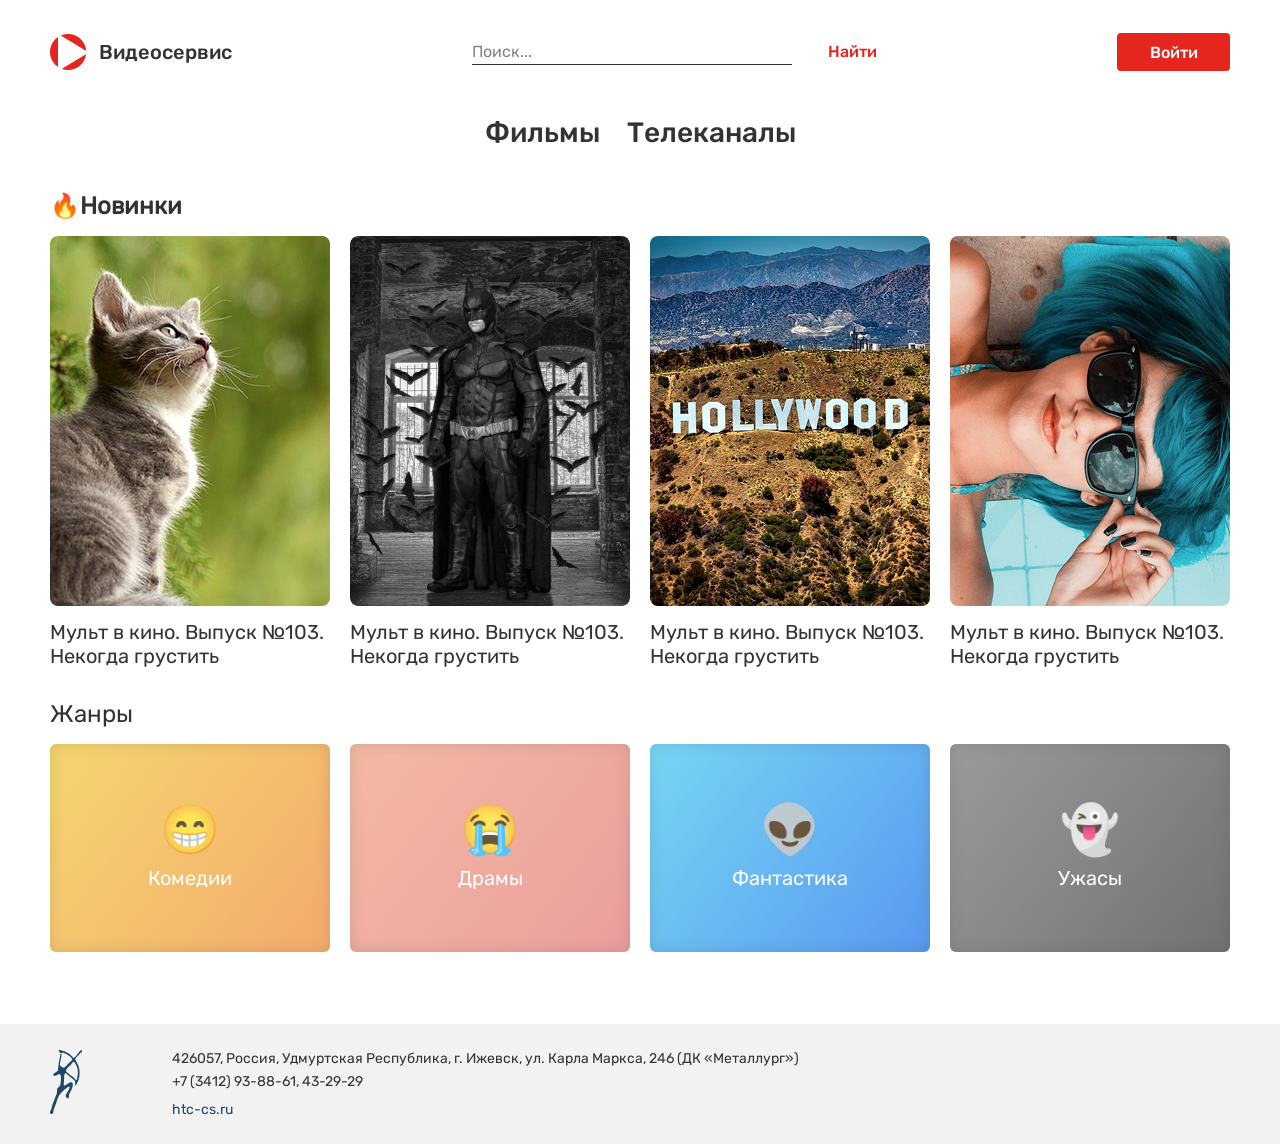
<file: index.html>
<!DOCTYPE html>
<html lang="ru">
<head>
    <meta charset="UTF-8">
    <meta name="viewport" content="width=device-width, initial-scale=1.0">
    <title>daniil</title>
    <link rel="stylesheet" href="CSS/style.css">
</head>
<body>
    <div class="container">
        <header class="header">
            <div class="header__logo">
                <img src="img/sign.png" alt="logo">
                <p class="header__logo-txt">Видеосервис</p>
            </div>
            <form action="index.html" method="GET">
                <input class="header__search-txt" type="text" name="search" placeholder="Поиск...">
                <input class="header__search-btn" type="submit" value="Найти">
            </form>
            <form action="vxod.html" method="GET">
                <a href="vxod.html" class="btn-auth">Войти</a>
            </form>
        </header>
    <main>
        <nav class="nav"> 
            <a class="nav__a" href="index.html">Фильмы</a>
            <a class="nav__a" href="TVindex.html">Телеканалы</a>
        </nav>
        <div class="new">
            <h1 class="new__caption">&#128293;Новинки</h1>
            <div class="movies">
                <div class="moveis__item">
                <img class="moveis__item-img" src="img/кот.png" alt="mult about cat">
                <p class="moveis__item-p"> Мульт в кино. Выпуск №103. Некогда грустить </p>
                <p class="new-item__desc">Фильм посоветует</p>
                </div>
                <div class="moveis__item">
                <img class="moveis__item-img" src="img/бетмен.png" alt="mult about cat">
                <p class="moveis__item-p"> Мульт в кино. Выпуск №103. Некогда грустить </p>
                <p class="new-item__desc">Фильм посоветует</p>
                </div>
                <div class="moveis__item">
                <img class="moveis__item-img" src="img/image(3).png" alt="mult about cat">
                <p class="moveis__item-p"> Мульт в кино. Выпуск №103. Некогда грустить </p>
                <p class="new-item__desc">Фильм посоветует</p>
                </div>
                <div class="moveis__item">
                <img class="moveis__item-img" src="img/женщина.png" alt="mult about cat">
                <p class="moveis__item-p"> Мульт в кино. Выпуск №103. Некогда грустить </p>
                <p class="new-item__desc">Фильм посоветует</p>
                </div>
            </div>
        </div>
        <div class="genres">
            <p class="new__caption">Жанры</p>
            <div class="genres-gallary">
                <div class="genres-gallary__item comedy">
                    <p class="genres-gallary__item-emj">&#128513;</p>
                    <p class="genres-gallary__item-p">Комедии</p>
                </div>
                <div class="genres-gallary__item drama">
                    <p class="genres-gallary__item-emj">&#128557;</p>
                    <p class="genres-gallary__item-p">Драмы</p>
                </div>
                <div class="genres-gallary__item sci-fi">
                    <p class="genres-gallary__item-emj">&#128125;</p>
                    <p class="genres-gallary__item-p">Фантастика</p>
                </div>
                <div class="genres-gallary__item horror">
                    <p class="genres-gallary__item-emj">&#128123;</p>
                    <p class="genres-gallary__item-p">Ужасы</p>
                </div>
            </div>
        </div>
    </main>
    </div>
    <footer class="footer">
        <div class="footer__conteiner container">
            <div class="footer__logo">
                <img src="img/htc-cs-logo-1.png" alt="logo">
            </div>
            <div class="footer__info">
                <p class="footer__info-p">426057, Россия, Удмуртская Республика, г. Ижевск, ул. Карла Маркса, 246 (ДК «Металлург»)</p>
                <p class="footer__info-p">+7 (3412) 93-88-61, 43-29-29</p>
                <a class="footer__info-a" href="https://htc-cs.ru">htc-cs.ru</a>
            </div>
        </div>
    </footer>
</body>
</html>
</file>
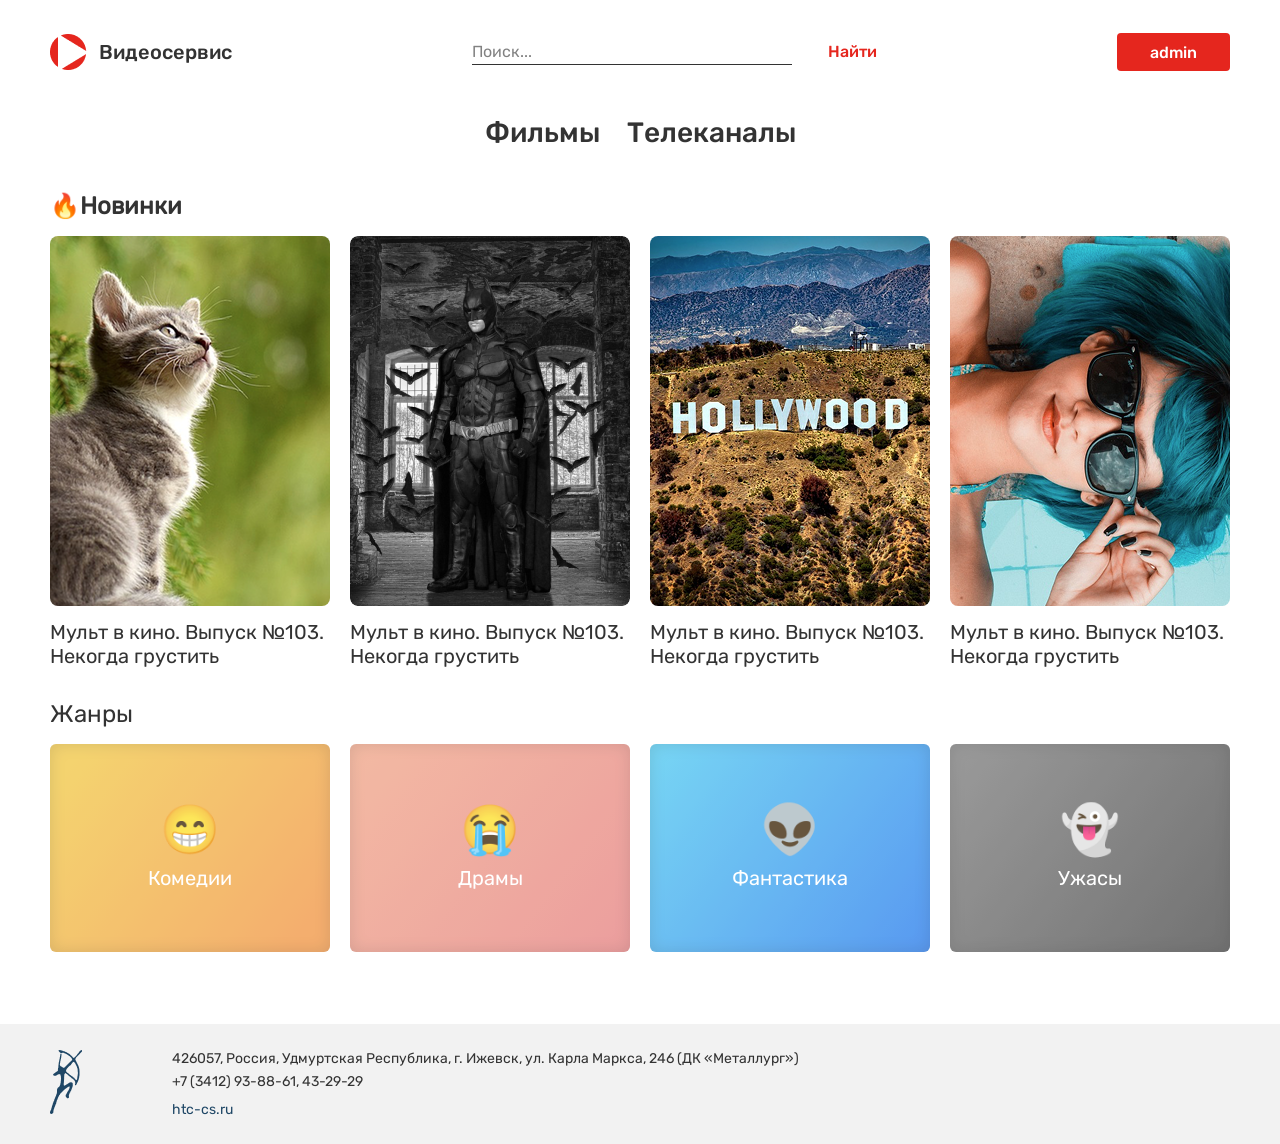
<file: index2.html>
<!DOCTYPE html>
<html lang="ru">
<head>
    <meta charset="UTF-8">
    <meta name="viewport" content="width=device-width, initial-scale=1.0">
    <title>daniil</title>
    <link rel="stylesheet" href="CSS/style.css">
</head>
<body>
    <div class="container">
        <header class="header">
            <div class="header__logo">
                <img src="img/sign.png" alt="logo">
                <p class="header__logo-txt">Видеосервис</p>
            </div>
            <form action="index2.html" method="GET">
                <input class="header__search-txt" type="text" name="search" placeholder="Поиск...">
                <input class="header__search-btn" type="submit" value="Найти">
            </form>
            <form action="index.html" method="GET">
                <a href="index.html" class="btn-auth">admin</a>
            </form>
        </header>
    <main>
        <nav class="nav"> 
            <a class="nav__a" href="index2.html">Фильмы</a>
            <a class="nav__a" href="TVindex2.html">Телеканалы</a>
        </nav>
        <div class="new">
            <h1 class="new__caption">&#128293;Новинки</h1>
            <div class="movies">
                <div class="moveis__item">
                <img class="moveis__item-img" src="img/кот.png" alt="mult about cat">
                <p class="moveis__item-p"> Мульт в кино. Выпуск №103. Некогда грустить </p>
                <p class="new-item__desc">Фильм посоветует</p>
                </div>
                <div class="moveis__item">
                <img class="moveis__item-img" src="img/бетмен.png" alt="mult about cat">
                <p class="moveis__item-p"> Мульт в кино. Выпуск №103. Некогда грустить </p>
                <p class="new-item__desc">Фильм посоветует</p>
                </div>
                <div class="moveis__item">
                <img class="moveis__item-img" src="img/image(3).png" alt="mult about cat">
                <p class="moveis__item-p"> Мульт в кино. Выпуск №103. Некогда грустить </p>
                <p class="new-item__desc">Фильм посоветует</p>
                </div>
                <div class="moveis__item">
                <img class="moveis__item-img" src="img/женщина.png" alt="mult about cat">
                <p class="moveis__item-p"> Мульт в кино. Выпуск №103. Некогда грустить </p>
                <p class="new-item__desc">Фильм посоветует</p>
                </div>
            </div>
        </div>
        <div class="genres">
            <p class="new__caption">Жанры</p>
            <div class="genres-gallary">
                <div class="genres-gallary__item comedy">
                    <p class="genres-gallary__item-emj">&#128513;</p>
                    <p class="genres-gallary__item-p">Комедии</p>
                </div>
                <div class="genres-gallary__item drama">
                    <p class="genres-gallary__item-emj">&#128557;</p>
                    <p class="genres-gallary__item-p">Драмы</p>
                </div>
                <div class="genres-gallary__item sci-fi">
                    <p class="genres-gallary__item-emj">&#128125;</p>
                    <p class="genres-gallary__item-p">Фантастика</p>
                </div>
                <div class="genres-gallary__item horror">
                    <p class="genres-gallary__item-emj">&#128123;</p>
                    <p class="genres-gallary__item-p">Ужасы</p>
                </div>
            </div>
        </div>
    </main>
    </div>
    <footer class="footer">
        <div class="footer__conteiner container">
            <div class="footer__logo">
                <img src="img/htc-cs-logo-1.png" alt="logo">
            </div>
            <div class="footer__info">
                <p class="footer__info-p">426057, Россия, Удмуртская Республика, г. Ижевск, ул. Карла Маркса, 246 (ДК «Металлург»)</p>
                <p class="footer__info-p">+7 (3412) 93-88-61, 43-29-29</p>
                <a class="footer__info-a" href="https://htc-cs.ru">htc-cs.ru</a>
            </div>
        </div>
    </footer>
</body>
</html>
</file>
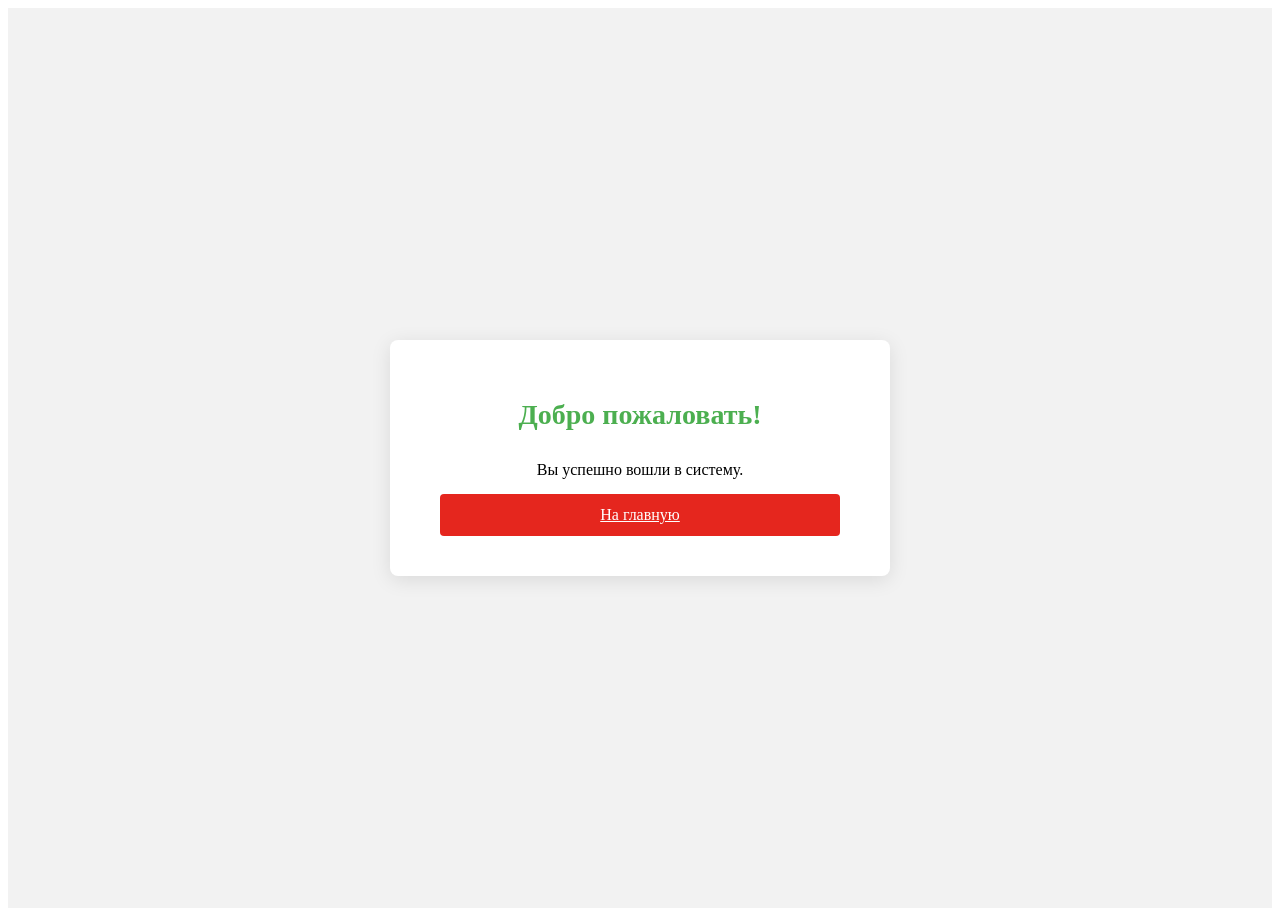
<file: log.html>
<!DOCTYPE html>
<html lang="ru">
<head>
    <meta charset="UTF-8">
    <meta name="viewport" content="width=device-width, initial-scale=1.0">
    <link rel="stylesheet" href="CSS/vxod.css">
    <title>Личный кабинет</title>
</head>
<body>
    <div class="page">
        <div class="box">
            <h1 class="title success">Добро пожаловать!</h1>
            <p class="text">
                Вы успешно вошли в систему.
            </p>
            <a href="index2.html" class="btn">На главную</a>
        </div>
    </div>
</body>
</html>
</file>
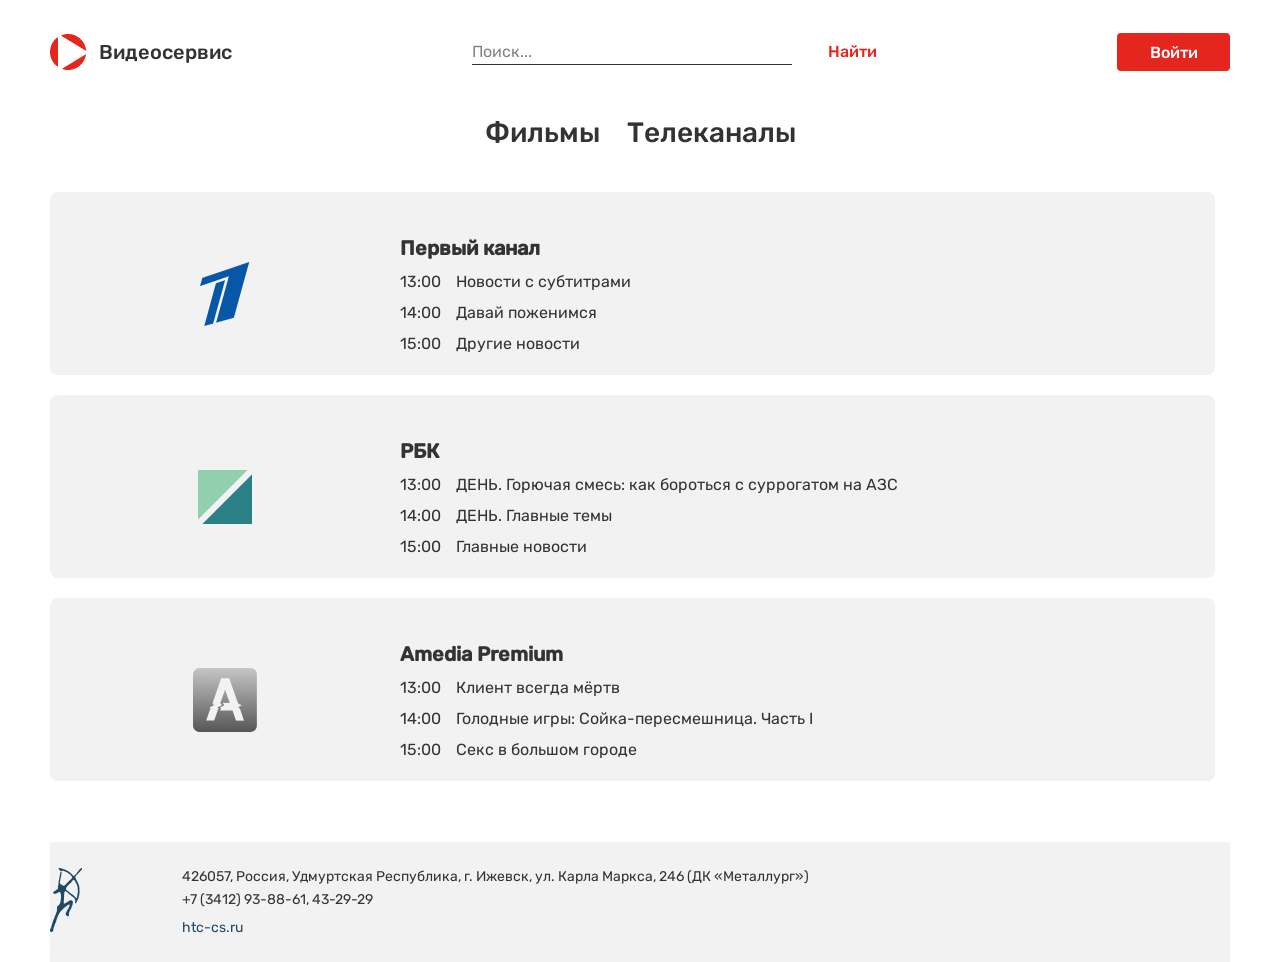
<file: TVindex.html>
<!DOCTYPE html>
<html lang="ru">
<head>
    <meta charset="UTF-8">
    <meta name="viewport" content="width=device-width, initial-scale=1.0">
    <link rel="stylesheet" href="CSS/TVstyle.css">
    <title>Телеканалы</title>
</head>
<body>
    <div class="container">
        <header class="header">
            <div class="header__logo">
                <img src="img/sign.png" alt="logo">
                <p class="header__logo-txt">Видеосервис</p>
            </div>
            <form action="TVindex.html" method="GET">
                <input class="header__search-txt" type="text" name="search" placeholder="Поиск...">
                <input class="header__search-btn" type="submit" value="Найти">
            </form>
            <form action="vxod.html" method="GET">
                <a href="vxod.html" class="btn-auth">Войти</a>
            </form>
        </header>

        <nav class="nav"> 
            <a class="nav__a" href="index.html">Фильмы</a>
            <a class="nav__a" href="TVindex.html">Телеканалы</a>
        </nav>

        <main class="shed">
            <div class="scroll">
                
                <div class="TV-cannel">
                    <div class="first">
                        <div class="TV-cannel__logo">   
                            <img src="img/1st.png" alt="1st">
                        </div>
                        <div class="channel__info">
                            <h1 class="info">Первый канал</h1>
                            <div class="info__text">
                                <p class="TV-cannel__txt">13:00</p>
                                <p class="TV-cannel__txt">Новости с субтитрами</p>
                            </div>
                            <div class="info__text">
                                <p>14:00</p>
                                <p>Давай поженимся</p>
                            </div>
                            <div class="info__text">
                                <p>15:00</p>
                                <p>Другие новости</p>
                            </div>
                        </div>
                    </div>
                </div>

                <div class="TV-cannel">
                    <div class="first">
                        <div class="TV-cannel__logo">   
                            <img src="img/rbc.png" alt="rbc">
                        </div>
                        <div class="channel__info">
                            <h2 class="info">РБК</h2>
                            <div class="info__text">
                                <p class="TV-cannel__txt">13:00</p>
                                <p class="TV-cannel__txt">ДЕНЬ. Горючая смесь: как бороться с суррогатом на АЗС</p>
                            </div>
                            <div class="info__text">
                                <p>14:00</p>
                                <p>ДЕНЬ. Главные темы</p>
                            </div>
                            <div class="info__text">
                                <p>15:00</p>
                                <p>Главные новости</p>
                            </div>
                        </div>
                    </div>
                </div>

                <div class="TV-cannel">
                    <div class="first">
                        <div class="TV-cannel__logo">   
                            <img src="img/amedia.png" alt="amedia">
                        </div>
                        <div class="channel__info">
                            <h2 class="info">Amedia Premium</h2>
                            <div class="info__text">
                                <p class="TV-cannel__txt">13:00</p>
                                <p class="TV-cannel__txt">Клиент всегда мёртв</p>
                            </div>
                            <div class="info__text">
                                <p>14:00</p>
                                <p>Голодные игры: Сойка-пересмешница. Часть I</p>
                            </div><div class="info__text">
                                <p>15:00</p>
                                <p>Секс в большом городе</p>
                            </div>
                        </div>
                    </div>
                </div>

                <div class="TV-cannel">
                    <div class="first">
                        <div class="TV-cannel__logo">   
                            <img src="img/2x2.png" alt="2x2">
                        </div>
                        <div class="channel__info">
                            <h2 class="info">2x2</h2>
                            <div class="info__text">
                                <p class="TV-cannel__txt">13:00</p>
                                <p class="TV-cannel__txt">МУЛЬТ ТВ. Сезон 4, 7 серия</p>
                            </div>
                            <div class="info__text">
                                <p>14:00</p>
                                <p>ПОДОЗРИТЕЛЬНАЯ СОВА. Сезон 7, 7 серия</p>
                            </div>
                            <div class="info__text">
                                <p>15:00</p>
                                <p>БУРДАШЕВ. Сезон 1, 20 серия</p>
                            </div>
                        </div>
                    </div>
                </div>
            </div>
        </main>

        <footer class="footer">
            <div class="footer__conteiner container">
                <div class="footer__logo">
                    <img src="img/htc-cs-logo-1.png" alt="logo">
                </div>
                <div class="footer__info">
                    <p class="footer__info-p">426057, Россия, Удмуртская Республика, г. Ижевск, ул. Карла Маркса, 246 (ДК «Металлург»)</p>
                    <p class="footer__info-p">+7 (3412) 93-88-61, 43-29-29</p>
                    <a class="footer__info-a" href="https://htc-cs.ru">htc-cs.ru</a>
                </div>
            </div>
        </footer>
    </div>
</body>
</html>
</file>
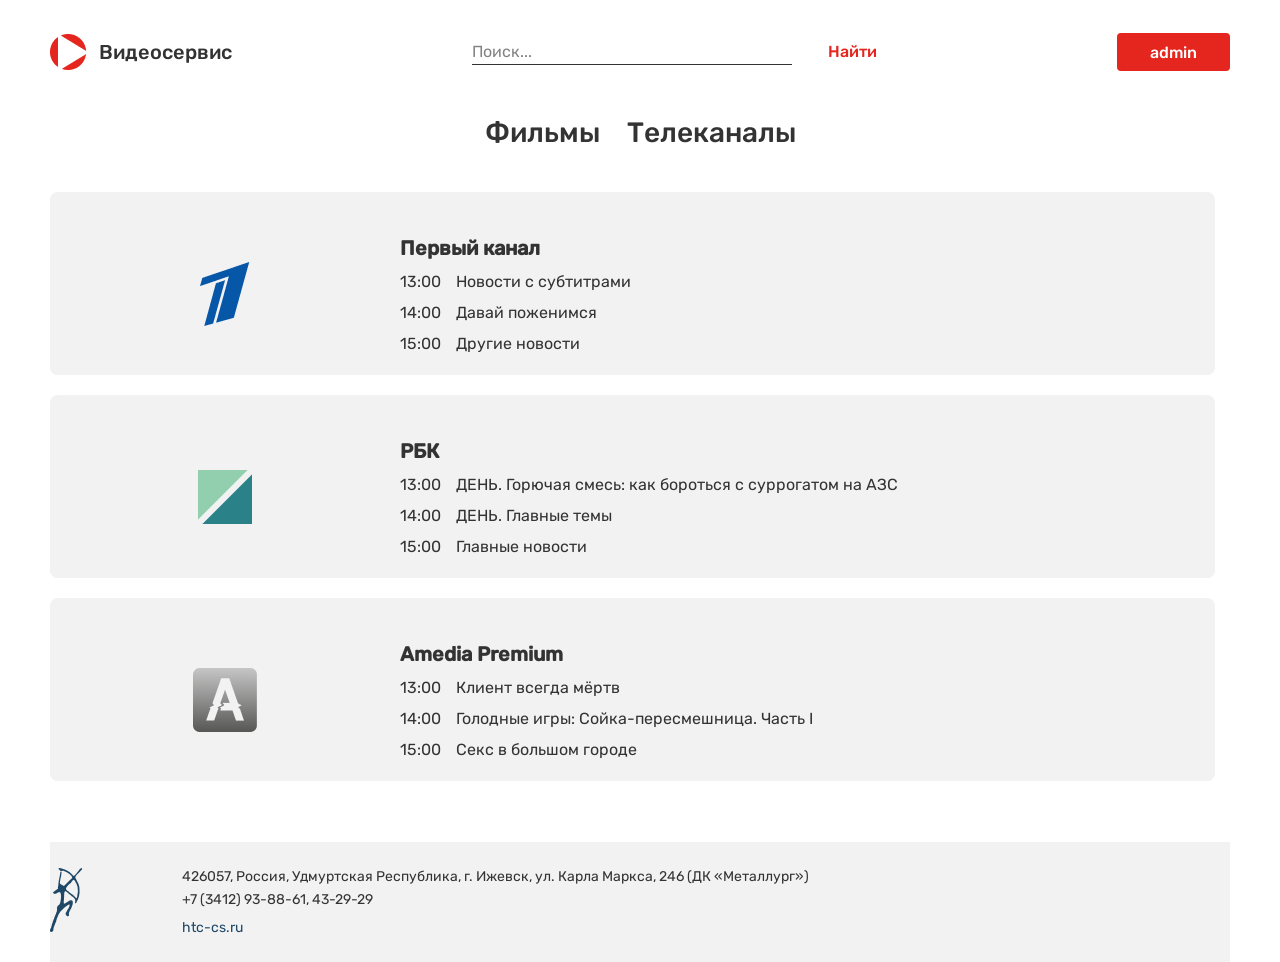
<file: TVindex2.html>
<!DOCTYPE html>
<html lang="ru">
<head>
    <meta charset="UTF-8">
    <meta name="viewport" content="width=device-width, initial-scale=1.0">
    <link rel="stylesheet" href="CSS/TVstyle.css">
    <title>Телеканалы</title>
</head>
<body>
    <div class="container">
        <header class="header">
            <div class="header__logo">
                <img src="img/sign.png" alt="logo">
                <p class="header__logo-txt">Видеосервис</p>
            </div>
            <form action="TVindex2.html" method="GET">
                <input class="header__search-txt" type="text" name="search" placeholder="Поиск...">
                <input class="header__search-btn" type="submit" value="Найти">
            </form>
            <form action="index.html" method="GET">
                <a href="index.html" class="btn-auth">admin</a>
            </form>
        </header>

        <nav class="nav"> 
            <a class="nav__a" href="index2.html">Фильмы</a>
            <a class="nav__a" href="TVindex2.html">Телеканалы</a>
        </nav>

        <main class="shed">
            <div class="scroll">
                
                <div class="TV-cannel">
                    <div class="first">
                        <div class="TV-cannel__logo">   
                            <img src="img/1st.png" alt="1st">
                        </div>
                        <div class="channel__info">
                            <h1 class="info">Первый канал</h1>
                            <div class="info__text">
                                <p class="TV-cannel__txt">13:00</p>
                                <p class="TV-cannel__txt">Новости с субтитрами</p>
                            </div>
                            <div class="info__text">
                                <p>14:00</p>
                                <p>Давай поженимся</p>
                            </div>
                            <div class="info__text">
                                <p>15:00</p>
                                <p>Другие новости</p>
                            </div>
                        </div>
                    </div>
                </div>

                <div class="TV-cannel">
                    <div class="first">
                        <div class="TV-cannel__logo">   
                            <img src="img/rbc.png" alt="rbc">
                        </div>
                        <div class="channel__info">
                            <h2 class="info">РБК</h2>
                            <div class="info__text">
                                <p class="TV-cannel__txt">13:00</p>
                                <p class="TV-cannel__txt">ДЕНЬ. Горючая смесь: как бороться с суррогатом на АЗС</p>
                            </div>
                            <div class="info__text">
                                <p>14:00</p>
                                <p>ДЕНЬ. Главные темы</p>
                            </div>
                            <div class="info__text">
                                <p>15:00</p>
                                <p>Главные новости</p>
                            </div>
                        </div>
                    </div>
                </div>

                <div class="TV-cannel">
                    <div class="first">
                        <div class="TV-cannel__logo">   
                            <img src="img/amedia.png" alt="amedia">
                        </div>
                        <div class="channel__info">
                            <h2 class="info">Amedia Premium</h2>
                            <div class="info__text">
                                <p class="TV-cannel__txt">13:00</p>
                                <p class="TV-cannel__txt">Клиент всегда мёртв</p>
                            </div>
                            <div class="info__text">
                                <p>14:00</p>
                                <p>Голодные игры: Сойка-пересмешница. Часть I</p>
                            </div><div class="info__text">
                                <p>15:00</p>
                                <p>Секс в большом городе</p>
                            </div>
                        </div>
                    </div>
                </div>

                <div class="TV-cannel">
                    <div class="first">
                        <div class="TV-cannel__logo">   
                            <img src="img/2x2.png" alt="2x2">
                        </div>
                        <div class="channel__info">
                            <h2 class="info">2x2</h2>
                            <div class="info__text">
                                <p class="TV-cannel__txt">13:00</p>
                                <p class="TV-cannel__txt">МУЛЬТ ТВ. Сезон 4, 7 серия</p>
                            </div>
                            <div class="info__text">
                                <p>14:00</p>
                                <p>ПОДОЗРИТЕЛЬНАЯ СОВА. Сезон 7, 7 серия</p>
                            </div>
                            <div class="info__text">
                                <p>15:00</p>
                                <p>БУРДАШЕВ. Сезон 1, 20 серия</p>
                            </div>
                        </div>
                    </div>
                </div>
            </div>
        </main>

        <footer class="footer">
            <div class="footer__conteiner container">
                <div class="footer__logo">
                    <img src="img/htc-cs-logo-1.png" alt="logo">
                </div>
                <div class="footer__info">
                    <p class="footer__info-p">426057, Россия, Удмуртская Республика, г. Ижевск, ул. Карла Маркса, 246 (ДК «Металлург»)</p>
                    <p class="footer__info-p">+7 (3412) 93-88-61, 43-29-29</p>
                    <a class="footer__info-a" href="https://htc-cs.ru">htc-cs.ru</a>
                </div>
            </div>
        </footer>
    </div>
</body>
</html>
</file>
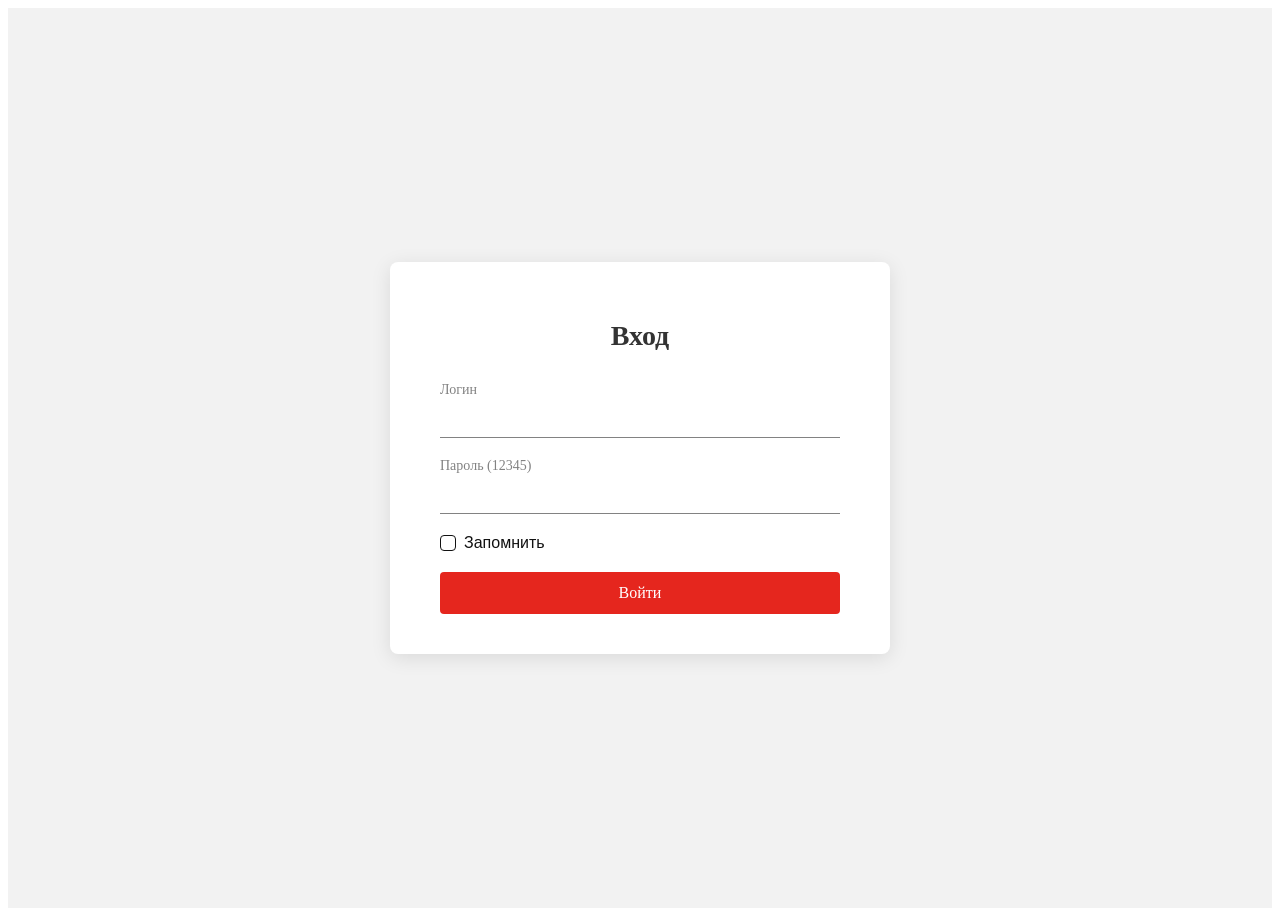
<file: vxod.html>
<!DOCTYPE html>
<html lang="ru">
<head>
    <meta charset="UTF-8">
    <meta name="viewport" content="width=device-width, initial-scale=1.0">
    <link rel="stylesheet" href="CSS/vxod.css">
    <title>Вход - Видеосервис</title>
</head>
<body>
    <div class="page">
        <div class="box">
            <h1 class="title">Вход</h1>
            
            <form action="log.html" method="GET">
                <div class="field">
                    <label for="user">Логин</label>
                    <input type="text" name="username" id="user" class="input" pattern="admin" required>
                </div>
                
                <div class="field">
                    <label for="pass">Пароль (12345)</label>
                    <input type="password" name="password" id="pass" class="input" pattern="12345" title="Неверный пароль" required>
                </div>

                <div class="field-checkbox">
                    <input type="checkbox" id="remember" name="remember-me">
                    <label for="remember">Запомнить</label>
                </div>
                
                <button type="submit" class="btn">Войти</button>
            </form>
        </div>
    </div>
</body>
</html>
</file>
<file: CSS/style.css>
* {
    margin: 0;
    padding: 0;
    box-sizing: border-box;
}

@font-face {
    font-family: 'Rubik m';
    src: url(../fonts/Rubik-Medium.ttf);
}

@font-face {
    font-family: 'Rubik r';
    src: url(../fonts/Rubik-Regular.ttf);
}

.container {
    width: 1180px;
    margin: auto;
}

.header {
    height: 40px;
    margin-top: 32px;
    display: flex;
    justify-content: space-between;
    align-items: center;
}

.header__logo {
    display: flex;
    align-items: center;
}

.header__logo-txt {
    font-family: 'Rubik m';
    font-size: 20px;
    color: #333;
    margin-left: 11.88px;
}

.header__search {
    display: flex;
    align-items: center;
}

.header__search-txt {
    width: 320px;
    height: 25px;
    border: none;
    border-bottom: 1px #333 solid;
    color: #333;
    background: transparent;
    font-family: 'Rubik m';
    font-size: 16px;
}

.header__search-txt::placeholder {
    font-size: 16px;
    color: #828282;
    font-family: 'Rubik r';
}

.header__search-txt:focus {
    outline: none;
}

.header__search-btn {
    border: none;
    font-size: 16px;
    font-family: 'Rubik m';
    color: #E5261E;
    margin-left: 32px;
    background: none;
    cursor: pointer;
}

.btn-auth {
    display: flex;
    justify-content: center;
    align-items: center;
    border: none;
    border-radius: 4px;
    font-family: 'Rubik m';
    font-size: 16px;
    width: 113px;
    height: 38px;
    background-color: #E5261E;
    color: #ffffff;
    text-decoration: none;
    cursor: pointer;
}

.btn-auth:hover {
    background: #cc221b;
}

.nav {
    margin: 44px auto 32px auto;
    width: 311px;
    justify-content: space-between;
    display: flex;
}

.nav__a {
    font-family: 'Rubik m';
    font-size: 28px;
    color: #333333;
    text-decoration: none;
    padding-bottom: 9px;
    border-bottom: 2px solid transparent;
}

.nav__a--active,
.nav__a:hover {
    color: #E5261E;
    border-bottom-color: #E5261E;
}

.new {
    margin-bottom: 32px;
}

.new__caption {
    font-family: 'Rubik r';
    margin-bottom: 16px;
    font-size: 24px;
    color: #333;
}

.movies {
    display: flex;
    justify-content: space-between;
}

.moveis__item {
    position: relative;
    width: 280px;
}

.moveis__item-img {
    width: 280px;
    height: 370px;
    object-fit: cover;
    border-radius: 8px;
}

.moveis__item-p {
    font-family: 'Rubik r';
    font-size: 20px;
    color: #333;
    margin-top: 10px;
}

.new-item__desc {
    width: 280px;
    height: 370px;
    background-color: rgba(51, 51, 51, 0.8);
    font-size: 16px;
    color: aliceblue;
    border-radius: 8px;
    padding: 16px;
    line-height: 140%;
    box-sizing: border-box;
    position: absolute;
    top: 0;
    right: 0;
    opacity: 0;
    transition: opacity 0.2s ease;
}

.moveis__item:hover .new-item__desc {
    opacity: 1;
    cursor: pointer;
}

.genres {
    margin-bottom: 32px;
}

.genres-gallary {
    display: flex;
    justify-content: space-between;
}

.genres-gallary__item {
    width: 280px;
    height: 208px;
    box-shadow: inset 0 0 16px rgba(0, 0, 0, 0.15);
    border-radius: 6px;
    display: flex;
    justify-content: center;
    align-items: center;
    flex-direction: column;
    gap: 12px;
    opacity: 0.8;
    transition: opacity 0.2s ease;
}

.genres-gallary__item:hover {
    opacity: 1;
    cursor: pointer;
}

.comedy {
    background: linear-gradient(127.83deg, #f2c94c 8.44%, #f29a4a 91.36%);
}

.drama {
    background: linear-gradient(127.83deg, #f1a98c 0%, #e78686 100%);
}

.sci-fi {
    background: linear-gradient(127.83deg, #56ccf2 0%, #2f80ed 100%);
}

.horror {
    background: linear-gradient(127.83deg, #828282 0%, #4f4f4f 100%);
}

.genres-gallary__item-emj {
    font-size: 48px;
    line-height: 1;
}

.genres-gallary__item-p {
    font-family: 'Rubik r';
    color: #ffffff;
    font-size: 20px;
}

.footer {
    margin-top: 72px;
    background-color: #f2f2f2;
    width: 100%;
}

.footer__conteiner {
    display: flex;
    height: 120px;
    align-items: center;
    width: 1180px;
    margin: auto;
}

.footer__logo {
    margin-right: 90px;
}

.footer__info-p {
    font-family: 'Rubik r';
    font-size: 14px;
    color: #333;
}

.footer__info-p:nth-child(2) {
    margin: 6px 0 10px 0;
}

.footer__info-a {
    color: #1f4766;
    font-family: 'Rubik r';
    font-size: 14px;
    text-decoration: none;
}

@media (max-width: 390px) {
    .container {
        width: 100%;
        padding: 0 16px;
    }

    .header {
        height: auto;
        flex-wrap: wrap;
        gap: 16px;
        margin-top: 20px;
    }

    .header__search {
        order: 3;
        width: 100%;
        justify-content: space-between;
    }

    .header__search-txt {
        width: 100%;
    }

    .header__search-btn {
        margin-left: 16px;
    }

    .btn-auth {
        width: 96px;
        height: 36px;
        font-size: 15px;
    }

    .nav {
        width: 100%;
        max-width: 280px;
        margin: 28px auto 24px auto;
    }

    .nav__a {
        font-size: 22px;
    }

    .new__caption {
        font-size: 20px;
    }

    .movies {
        flex-wrap: wrap;
        gap: 20px 12px;
    }

    .moveis__item {
        width: calc(50% - 6px);
    }

    .moveis__item-img,
    .new-item__desc {
        width: 100%;
        height: 240px;
    }

    .new-item__desc {
        font-size: 13px;
        padding: 10px;
        overflow: hidden;
    }

    .moveis__item-p {
        font-size: 16px;
    }

    .genres-gallary {
        flex-wrap: wrap;
        gap: 12px;
    }

    .genres-gallary__item {
        width: calc(50% - 6px);
        height: 140px;
    }

    .genres-gallary__item-emj {
        font-size: 36px;
    }

    .genres-gallary__item-p {
        font-size: 16px;
    }

    .footer {
        margin-top: 40px;
    }

    .footer__conteiner {
        width: 100%;
        height: auto;
        flex-direction: column;
        align-items: flex-start;
        padding: 24px 16px;
        gap: 16px;
    }

    .footer__logo {
        margin-right: 0;
    }
}
</file>
<file: CSS/vxod.css>
.page {
    display: flex;
    justify-content: center;
    align-items: center;
    min-height: 100vh;
    background-color: #f2f2f2;
}

.box {
    background-color: #fff;
    padding: 40px 50px;
    border-radius: 8px;
    width: 400px;
    position: relative;
    box-shadow: 0 4px 20px rgba(0, 0, 0, 0.1);
}

.back {
    position: absolute;
    top: 20px;
    left: 20px;
    font-family: 'Rubik r';
    font-size: 14px;
    color: #828282;
}

.title {
    font-family: 'Rubik m';
    font-size: 28px;
    color: #333;
    text-align: center;
    margin-bottom: 30px;
}

.success {
    color: #4caf50;
}

.text {
    text-align: center;
    font-family: 'Rubik r';
    margin-bottom: 15px;
}

.field {
    margin-bottom: 20px;
    display: flex;
    flex-direction: column;
}

.field label {
    font-family: 'Rubik r';
    font-size: 14px;
    color: #828282;
    margin-bottom: 5px;
}

.input {
    width: 100%;
    border: none;
    border-bottom: 1px solid #828282;
    padding: 8px 0;
    font-family: 'Rubik r';
    font-size: 16px;
    color: #333;
    outline: none;
    background: transparent;
}

.btn {
    background-color: #E5261E;
    color: #fff;
    border: none;
    border-radius: 4px;
    padding: 12px 30px;
    font-family: 'Rubik m';
    font-size: 16px;
    cursor: pointer;
    display: block;
    width: 100%;
    text-align: center;
    box-sizing: border-box;
}

.field-checkbox {
    display: flex;
    align-items: center;
    gap: 8px;
    margin-bottom: 20px;
    position: relative;
}

.field-checkbox input[type="checkbox"] {
    position: absolute;
    opacity: 0;
    width: 16px;
    height: 16px;
    cursor: pointer;
}

.field-checkbox label {
    font-family: 'Rubik r', sans-serif;
    font-size: 16px;
    color: #111111;
    user-select: none;
    display: flex;
    align-items: center;
    gap: 8px;
    cursor: pointer;
    position: relative;
}

.field-checkbox label::before {
    content: "";
    display: inline-block;
    width: 16px;
    height: 16px;
    border: 1.5px solid #111111;
    border-radius: 4px;
    background-color: #ffffff;
    box-sizing: border-box;
}

.field-checkbox input[type="checkbox"]:checked + label::after {
    content: "";
    position: absolute;
    left: 4px;
    top: 4.5px;
    width: 8px;
    height: 4.5px;
    border-left: 2px solid #D91E18;
    border-bottom: 2px solid #D91E18;
    transform: rotate(-45deg);
}
</file>
<file: CSS/TVstyle.css>
* {
    margin: 0;
    padding: 0;
    box-sizing: border-box;
}

@font-face {
    font-family: 'Rubik m';
    src: url(../fonts/Rubik-Medium.ttf);
}

@font-face {
    font-family: 'Rubik r';
    src: url(../fonts/Rubik-Regular.ttf);
}

.container {
    width: 1180px;
    margin: auto;
}

.header {
    height: 40px;
    background-color: rgb(255, 255, 255);
    margin-top: 32px;
    display: flex;
    justify-content: space-between;
    align-items: center;
}

.header__logo {
    display: flex;
    align-items: center;
    text-decoration: none;
}

.header__logo-txt {
    font-family: 'Rubik m';
    font-size: 20px;
    color: #333;
    margin-left: 11.88px;
}

.header__search {
    display: flex;
    align-items: center;
}

.header__search-txt {
    width: 320px;
    height: 25px;
    border: none;
    border-bottom: 1px #333 solid;
    color: #333;
    background: transparent;
    font-family: 'Rubik m';
    font-size: 16px;
}

.header__search-txt::placeholder {
    font-size: 16px;
    color: #828282;
    font-family: 'Rubik r';
}

.header__search-txt:focus {
    outline: none;
}

.header__search-btn {
    border: none;
    font-size: 16px;
    font-family: 'Rubik m';
    color: #E5261E;
    margin-left: 32px;
    background: none;
    cursor: pointer;
}

.btn-auth,
.header__auth-btn {
    display: flex;
    justify-content: center;
    align-items: center;
    border-radius: 4px;
    border: none;
    font-family: 'Rubik m';
    font-size: 16px;
    width: 113px;
    height: 38px;
    background-color: #E5261E;
    color: #ffffff;
    text-decoration: none;
    cursor: pointer;
}

.btn-auth:hover,
.header__auth-btn:hover {
    background: #cc221b;
}

.nav {
    margin: 44px auto 32px auto;
    width: 311px;
    justify-content: space-between;
    display: flex;
}

.nav__a {
    font-family: 'Rubik m';
    font-size: 28px;
    color: #333333;
    text-decoration: none;
    padding-bottom: 9px;
    border-bottom: 2px solid transparent;
}

.nav__a--active,
.nav__a:hover,
.nav__a:active {
    color: #E5261E;
    border-bottom-color: #E5261E;
}

.shed {
    margin-bottom: 20px;
}

.scroll {
    max-height: 600px;
    overflow-y: auto;
    padding-right: 15px;
    scrollbar-width: thin;
    scrollbar-color: #ccc #f2f2f2;
}

.TV-cannel {
    padding-top: 21px;
    border-radius: 8px;
    background-color: #f2f2f2;
    margin-bottom: 20px;
}

.first {
    width: 100%;
    min-height: 162px;
    display: flex;
    align-items: center;
    padding: 20px 0;
    border-radius: 8px;
    background-color: #f2f2f2;
}

.TV-cannel__logo {
    display: flex;
    justify-content: center;
    align-items: center;
    flex: 0 0 30%;
}

.TV-cannel__logo img {
    max-width: 100%;
    height: auto;
}

.channel__info {
    flex: 1;
    padding-right: 20px;
}

.info__text {
    display: flex;
    gap: 15px;
    margin-top: 12px;
    align-items: flex-start;
}

.info {
    font-family: 'Rubik m';
    font-size: 20px;
    color: #333;
    margin-bottom: 10px;
}

.info__text p {
    font-family: 'Rubik r';
    font-size: 16px;
    color: #333;
}

.TV-cannel__txt {
    color: #E5261E;
    font-family: 'Rubik m';
}

.footer {
    margin-top: 50px;
    background-color: #f2f2f2;
    width: 100%;
}

.footer__conteiner {
    display: flex;
    height: 120px;
    align-items: center;
    width: 1180px;
    margin: auto;
}

.footer__logo {
    margin-right: 100px;
}

.footer__info-p {
    font-family: 'Rubik r';
    font-size: 14px;
    color: #333;
}

.footer__info-p:nth-child(2) {
    margin: 6px 0 10px 0;
}

.footer__info-a {
    color: #1f4766;
    font-family: 'Rubik r';
    font-size: 14px;
    text-decoration: none;
}

@media (max-width: 390px) {
    html,
    body {
        overflow-x: hidden;
    }

    .container {
        width: 100%;
        padding: 0 16px;
    }

    .header {
        height: auto;
        flex-direction: column;
        align-items: flex-start;
        gap: 16px;
        margin-top: 20px;
    }

    .header__logo {
        order: 1;
    }

    .header__logo-txt {
        font-size: 20px;
        margin-left: 11.88px;
    }

    .header__search {
        order: 2;
        width: 100%;
        flex-direction: column;
        align-items: flex-start;
        gap: 12px;
    }

    .header__search-txt {
        order: 2;
        width: 100%;
        font-size: 16px;
    }

    .header__search-btn {
        order: 3;
        margin-left: 0;
        font-size: 16px;
    }

    .btn-auth,
    .header__auth-btn {
        order: 4;
        width: 113px;
        height: 38px;
        font-size: 16px;
    }

    .nav {
        width: 100%;
        max-width: 260px;
        margin: 28px auto 24px auto;
    }

    .nav__a {
        font-size: 22px;
        padding-bottom: 6px;
    }

    .shed {
        margin-bottom: 16px;
    }

    .scroll {
        max-height: none;
        overflow-y: visible;
        padding-right: 0;
    }

    .TV-cannel {
        padding-top: 0;
        margin-bottom: 12px;
    }

    .first {
        flex-direction: column;
        align-items: flex-start;
        min-height: auto;
        padding: 16px;
        gap: 14px;
    }

    .TV-cannel__logo {
        flex: none;
        width: 100%;
        justify-content: flex-start;
    }

    .TV-cannel__logo img {
        max-height: 40px;
    }

    .channel__info {
        width: 100%;
        padding-right: 0;
    }

    .info {
        font-size: 18px;
        margin-bottom: 8px;
    }

    .info__text {
        gap: 10px;
        margin-top: 8px;
    }

    .info__text p {
        font-size: 14px;
        line-height: 135%;
    }

    .TV-cannel__txt {
        flex-shrink: 0;
    }

    .footer {
        margin-top: 36px;
        width: 100vw;
        margin-left: calc(50% - 50vw);
    }

    .footer__conteiner {
        width: 100%;
        height: auto;
        flex-direction: column;
        align-items: flex-start;
        padding: 24px 16px;
        gap: 16px;
    }

    .footer__logo {
        margin-right: 0;
    }

    .footer__info-p {
        font-size: 13px;
        line-height: 140%;
    }
}
</file>
